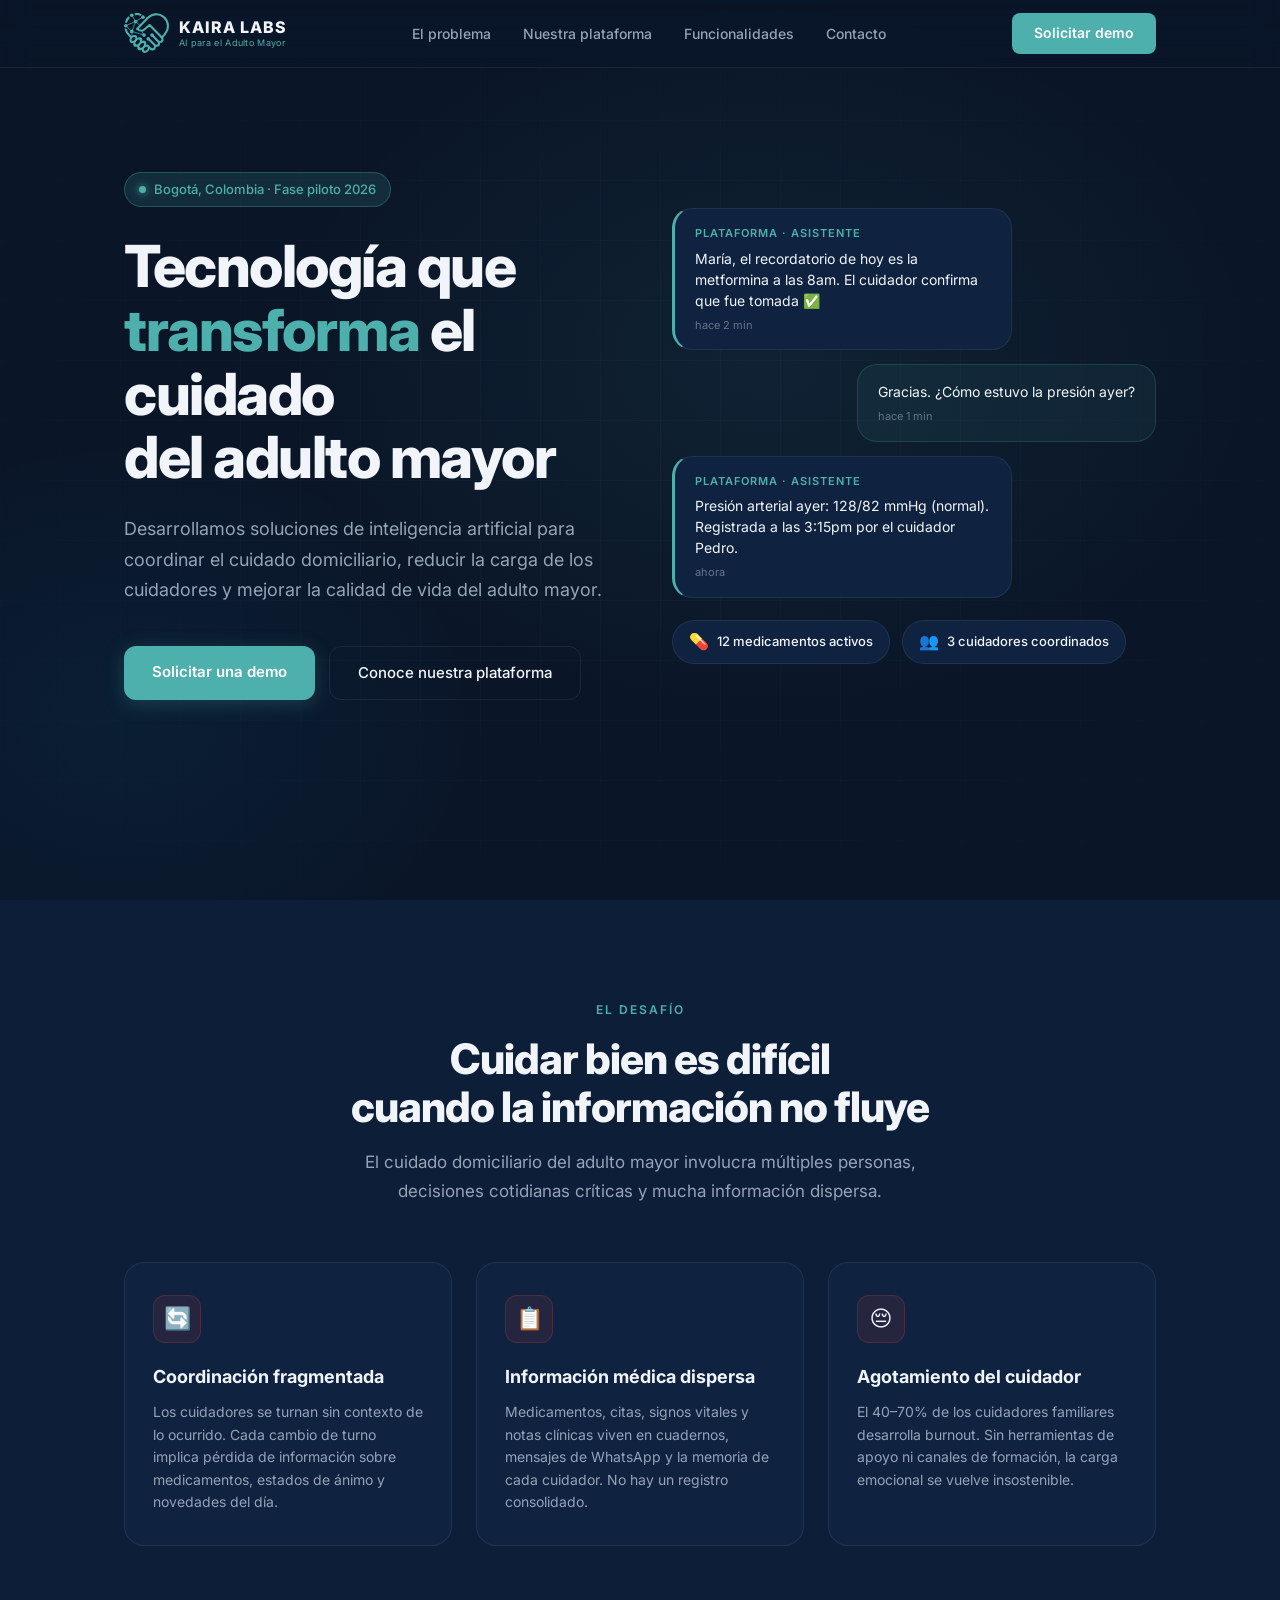
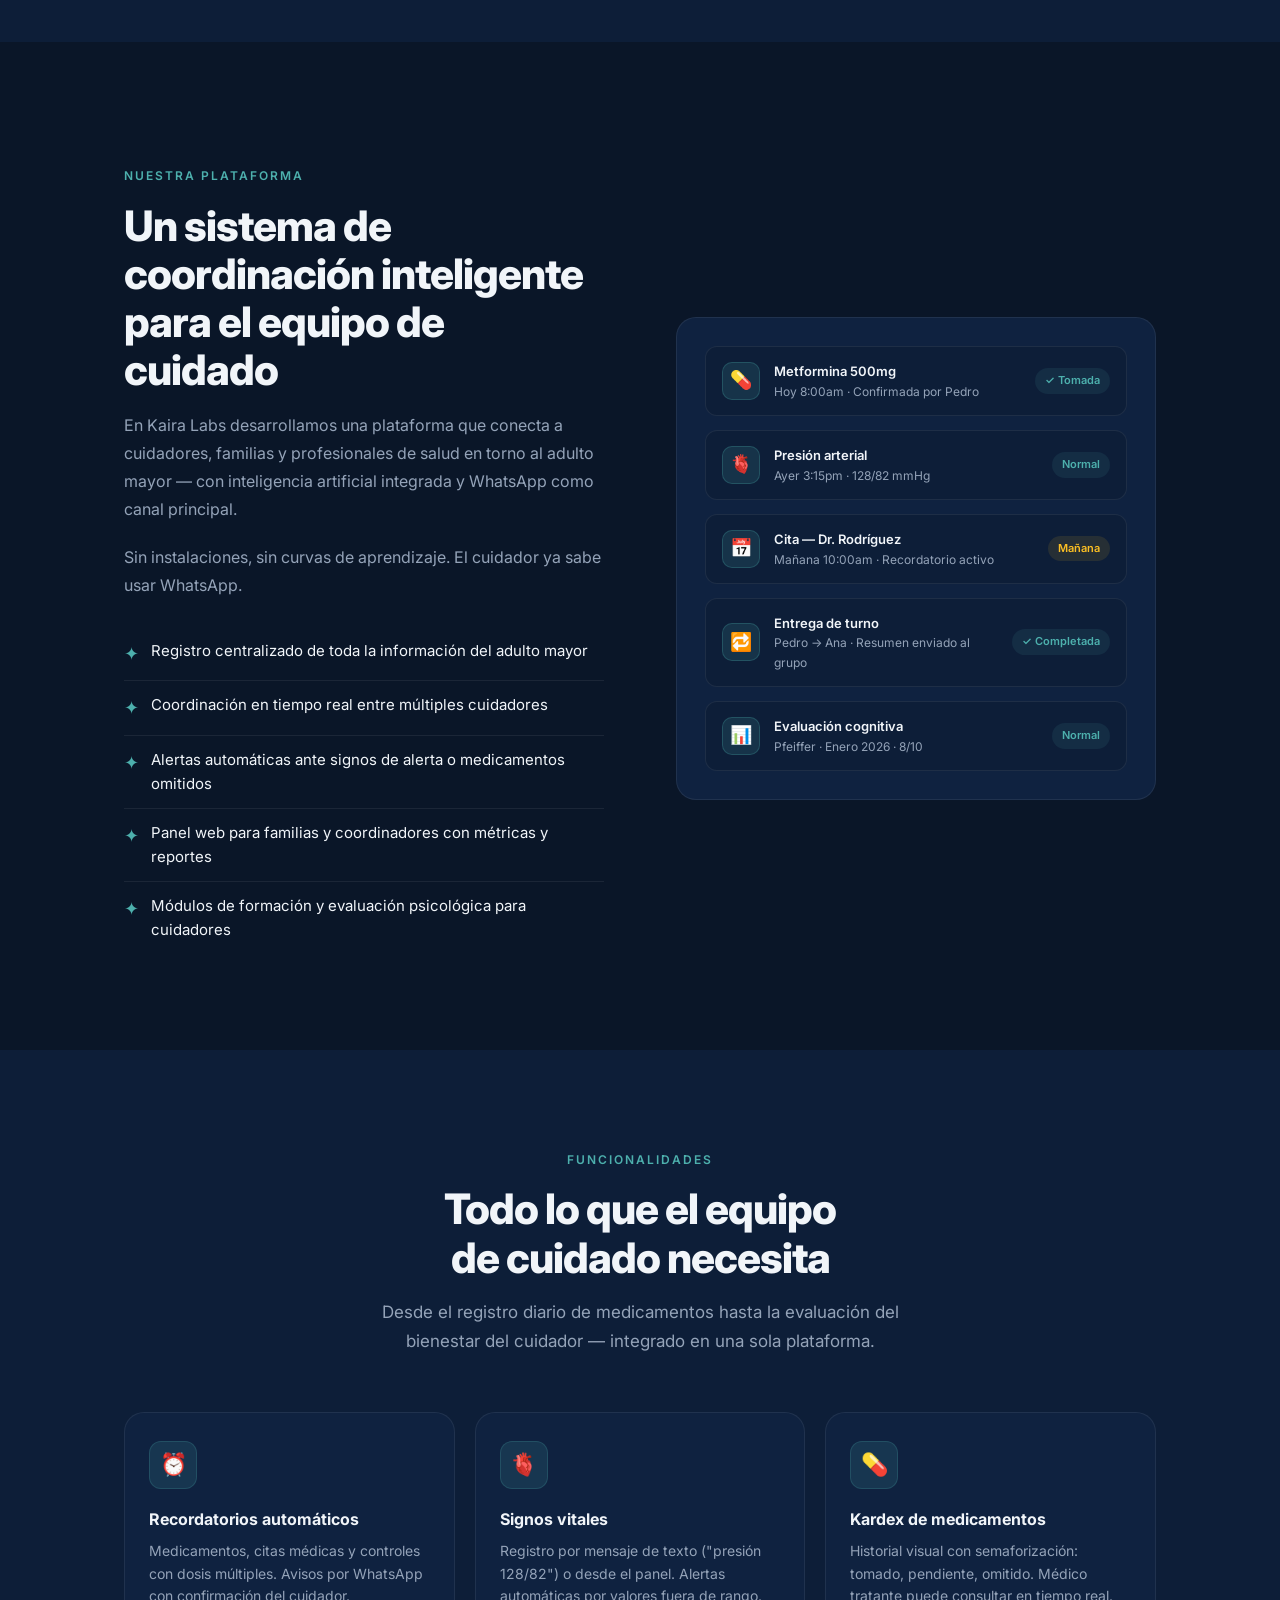
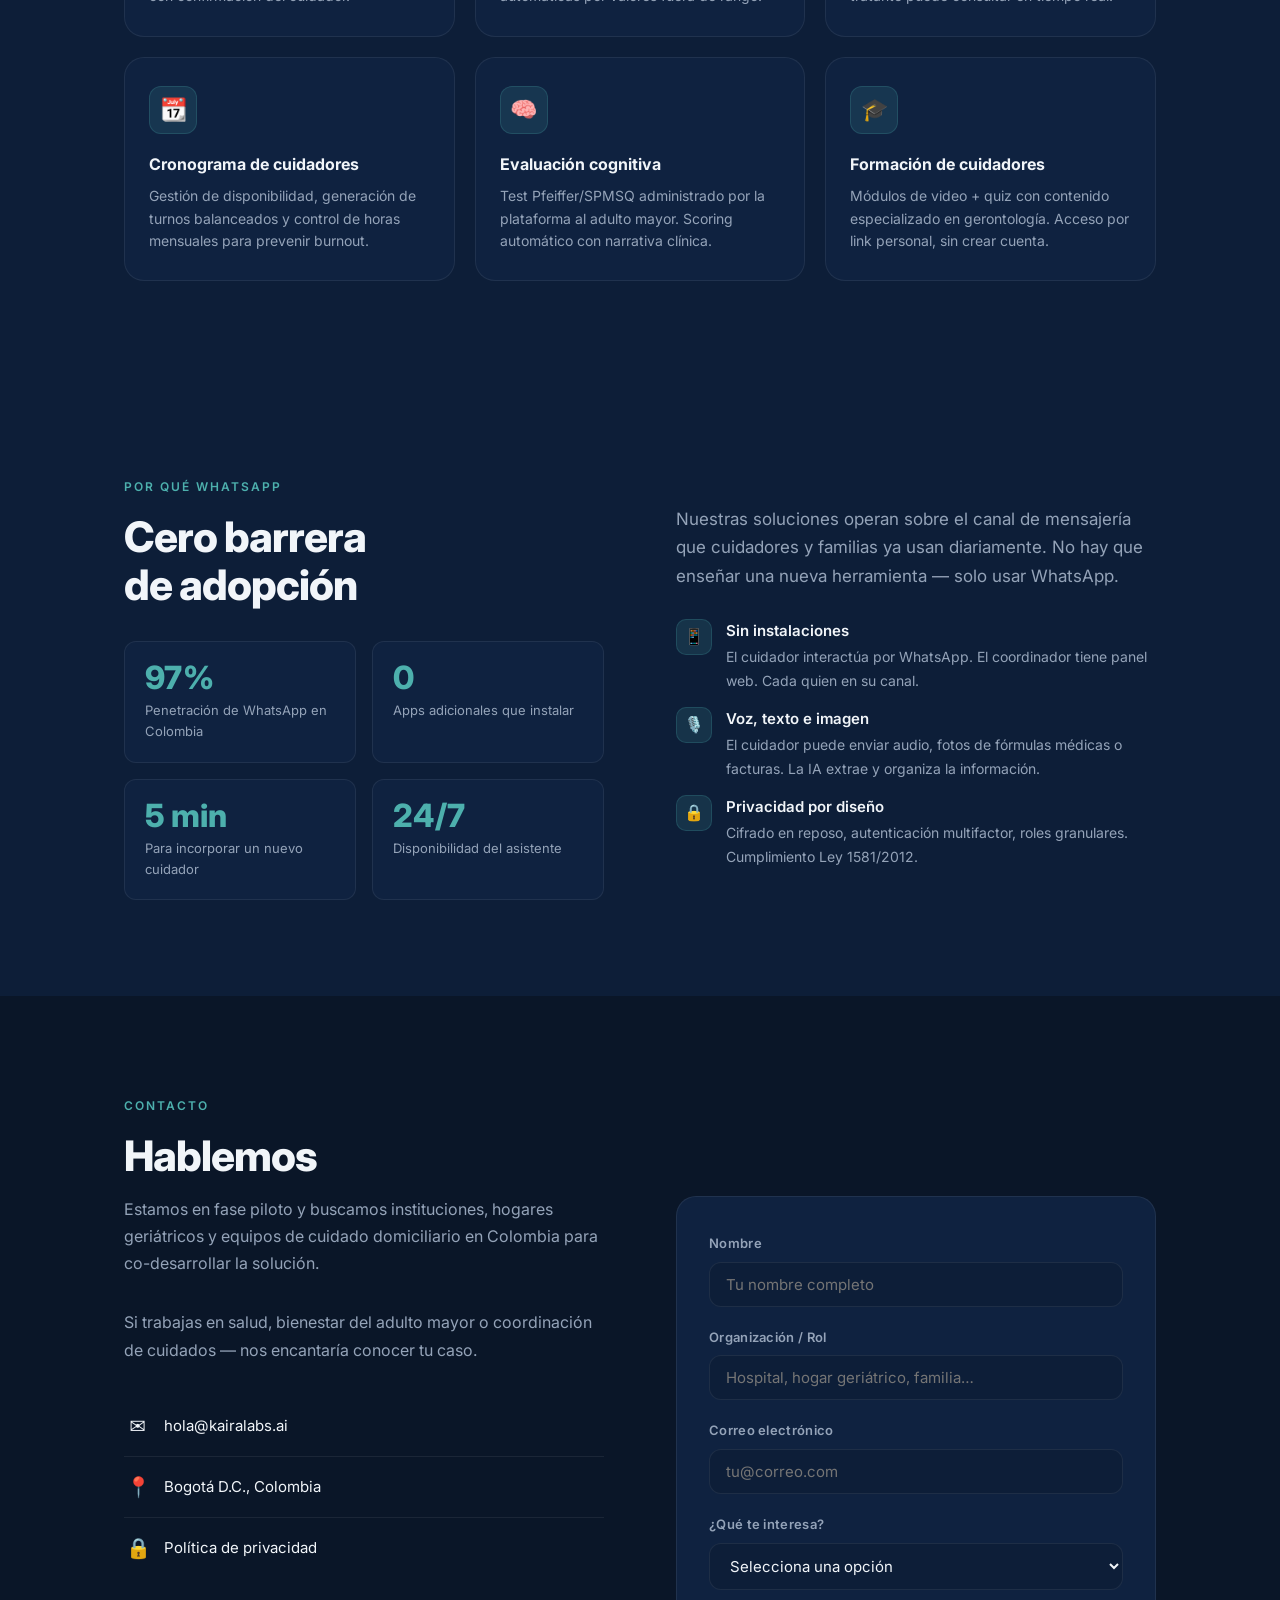
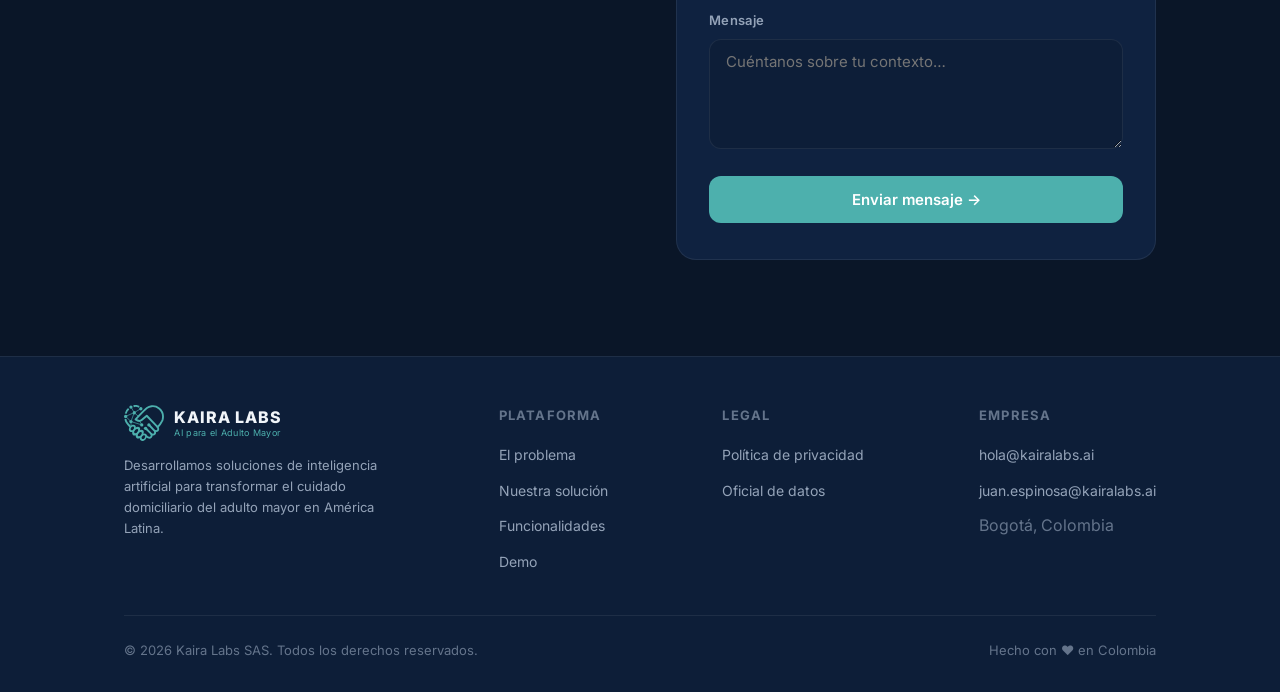
<file: index.html>
<!DOCTYPE html>
<html lang="es">
<head>
  <meta charset="UTF-8"/>
  <meta name="viewport" content="width=device-width, initial-scale=1.0"/>
  <title>Kaira Labs — AI para el cuidado del adulto mayor</title>
  <meta name="description" content="Kaira Labs desarrolla soluciones de inteligencia artificial para transformar el cuidado domiciliario del adulto mayor en América Latina."/>
  <meta property="og:title" content="Kaira Labs — AI para el cuidado del adulto mayor"/>
  <meta property="og:description" content="Tecnología que conecta cuidadores, familias y profesionales de salud para un cuidado más coordinado y humano."/>
  <meta property="og:type" content="website"/>
  <meta property="og:url" content="https://kairalabs.ai"/>
  <meta name="twitter:card" content="summary_large_image"/>
  <link rel="icon" type="image/svg+xml" href="assets/img/favicon.svg"/>
  <link rel="preconnect" href="https://fonts.googleapis.com"/>
  <link rel="preconnect" href="https://fonts.gstatic.com" crossorigin/>
  <link href="https://fonts.googleapis.com/css2?family=Inter:wght@400;500;600;700;800&display=swap" rel="stylesheet"/>
  <link rel="stylesheet" href="assets/css/style.css"/>
</head>
<body>

<!-- ── Nav ──────────────────────────────────────────────── -->
<nav>
  <div class="container">
    <a href="#" class="nav-brand" aria-label="Kaira Labs inicio">
      <img src="assets/img/kaira_icon.svg" alt="" class="nav-icon"/>
      <span class="nav-brand-text">
        <strong>KAIRA LABS</strong>
        <small>AI para el Adulto Mayor</small>
      </span>
    </a>
    <ul class="nav-links">
      <li><a href="#problema">El problema</a></li>
      <li><a href="#solucion">Nuestra plataforma</a></li>
      <li><a href="#funcionalidades">Funcionalidades</a></li>
      <li><a href="#contacto">Contacto</a></li>
    </ul>
    <a href="#contacto" class="btn-nav">Solicitar demo</a>
    <button class="hamburger" id="hamburger" aria-label="Menú">
      <span></span><span></span><span></span>
    </button>
  </div>
</nav>

<!-- Mobile menu -->
<nav class="mobile-menu" id="mobile-menu">
  <a href="#problema">El problema</a>
  <a href="#solucion">Nuestra plataforma</a>
  <a href="#funcionalidades">Funcionalidades</a>
  <a href="#contacto">Contacto</a>
  <a href="#contacto" class="btn-nav" style="width:fit-content">Solicitar demo</a>
</nav>

<!-- ── Hero ─────────────────────────────────────────────── -->
<section class="hero" id="inicio">
  <div class="hero-bg"></div>
  <div class="hero-grid"></div>
  <div class="container">
    <div class="hero-text">
      <div class="hero-badge">
        <span class="dot"></span>
        Bogotá, Colombia · Fase piloto 2026
      </div>
      <h1>Tecnología que<br/><span>transforma</span> el cuidado<br/>del adulto mayor</h1>
      <p>Desarrollamos soluciones de inteligencia artificial para coordinar el cuidado domiciliario, reducir la carga de los cuidadores y mejorar la calidad de vida del adulto mayor.</p>
      <div class="hero-ctas">
        <a href="#contacto" class="btn-primary">Solicitar una demo</a>
        <a href="#solucion" class="btn-secondary">Conoce nuestra plataforma</a>
      </div>
    </div>
    <div class="hero-visual" aria-hidden="true">
      <div class="chat-bubble carmenza">
        <div class="sender">Plataforma · Asistente</div>
        María, el recordatorio de hoy es la metformina a las 8am. El cuidador confirma que fue tomada ✅
        <div class="time">hace 2 min</div>
      </div>
      <div class="chat-bubble user">
        Gracias. ¿Cómo estuvo la presión ayer?
        <div class="time">hace 1 min</div>
      </div>
      <div class="chat-bubble carmenza">
        <div class="sender">Plataforma · Asistente</div>
        Presión arterial ayer: 128/82 mmHg (normal). Registrada a las 3:15pm por el cuidador Pedro.
        <div class="time">ahora</div>
      </div>
      <div class="stat-row">
        <div class="stat-pill"><span class="icon">💊</span> 12 medicamentos activos</div>
        <div class="stat-pill"><span class="icon">👥</span> 3 cuidadores coordinados</div>
      </div>
    </div>
  </div>
</section>

<!-- ── Problema ──────────────────────────────────────────── -->
<section class="problem" id="problema">
  <div class="container">
    <div class="text-center">
      <span class="section-label">El desafío</span>
      <h2 class="section-title">Cuidar bien es difícil<br/>cuando la información no fluye</h2>
      <p class="section-sub">El cuidado domiciliario del adulto mayor involucra múltiples personas, decisiones cotidianas críticas y mucha información dispersa.</p>
    </div>
    <div class="problem-grid">
      <div class="problem-card">
        <div class="icon">🔄</div>
        <h3>Coordinación fragmentada</h3>
        <p>Los cuidadores se turnan sin contexto de lo ocurrido. Cada cambio de turno implica pérdida de información sobre medicamentos, estados de ánimo y novedades del día.</p>
      </div>
      <div class="problem-card">
        <div class="icon">📋</div>
        <h3>Información médica dispersa</h3>
        <p>Medicamentos, citas, signos vitales y notas clínicas viven en cuadernos, mensajes de WhatsApp y la memoria de cada cuidador. No hay un registro consolidado.</p>
      </div>
      <div class="problem-card">
        <div class="icon">😔</div>
        <h3>Agotamiento del cuidador</h3>
        <p>El 40–70% de los cuidadores familiares desarrolla burnout. Sin herramientas de apoyo ni canales de formación, la carga emocional se vuelve insostenible.</p>
      </div>
    </div>
  </div>
</section>

<!-- ── Solución ──────────────────────────────────────────── -->
<section id="solucion">
  <div class="container">
    <div class="solution-layout">
      <div class="solution-text">
        <span class="section-label">Nuestra plataforma</span>
        <h2 class="section-title">Un sistema de coordinación inteligente para el equipo de cuidado</h2>
        <p>En Kaira Labs desarrollamos una plataforma que conecta a cuidadores, familias y profesionales de salud en torno al adulto mayor — con inteligencia artificial integrada y WhatsApp como canal principal.</p>
        <p>Sin instalaciones, sin curvas de aprendizaje. El cuidador ya sabe usar WhatsApp.</p>
        <ul class="solution-points">
          <li><span class="check">✦</span> Registro centralizado de toda la información del adulto mayor</li>
          <li><span class="check">✦</span> Coordinación en tiempo real entre múltiples cuidadores</li>
          <li><span class="check">✦</span> Alertas automáticas ante signos de alerta o medicamentos omitidos</li>
          <li><span class="check">✦</span> Panel web para familias y coordinadores con métricas y reportes</li>
          <li><span class="check">✦</span> Módulos de formación y evaluación psicológica para cuidadores</li>
        </ul>
      </div>
      <div class="solution-visual">
        <div class="sv-row">
          <div class="sv-icon">💊</div>
          <div class="sv-info">
            <div class="label">Metformina 500mg</div>
            <div class="sub">Hoy 8:00am · Confirmada por Pedro</div>
          </div>
          <span class="sv-badge ok">✓ Tomada</span>
        </div>
        <div class="sv-row">
          <div class="sv-icon">🫀</div>
          <div class="sv-info">
            <div class="label">Presión arterial</div>
            <div class="sub">Ayer 3:15pm · 128/82 mmHg</div>
          </div>
          <span class="sv-badge ok">Normal</span>
        </div>
        <div class="sv-row">
          <div class="sv-icon">📅</div>
          <div class="sv-info">
            <div class="label">Cita — Dr. Rodríguez</div>
            <div class="sub">Mañana 10:00am · Recordatorio activo</div>
          </div>
          <span class="sv-badge warn">Mañana</span>
        </div>
        <div class="sv-row">
          <div class="sv-icon">🔁</div>
          <div class="sv-info">
            <div class="label">Entrega de turno</div>
            <div class="sub">Pedro → Ana · Resumen enviado al grupo</div>
          </div>
          <span class="sv-badge ok">✓ Completada</span>
        </div>
        <div class="sv-row">
          <div class="sv-icon">📊</div>
          <div class="sv-info">
            <div class="label">Evaluación cognitiva</div>
            <div class="sub">Pfeiffer · Enero 2026 · 8/10</div>
          </div>
          <span class="sv-badge ok">Normal</span>
        </div>
      </div>
    </div>
  </div>
</section>

<!-- ── Funcionalidades ───────────────────────────────────── -->
<section id="funcionalidades" style="background: var(--bg-card2);">
  <div class="container">
    <div class="text-center">
      <span class="section-label">Funcionalidades</span>
      <h2 class="section-title">Todo lo que el equipo<br/>de cuidado necesita</h2>
      <p class="section-sub">Desde el registro diario de medicamentos hasta la evaluación del bienestar del cuidador — integrado en una sola plataforma.</p>
    </div>
    <div class="features-grid">
      <div class="feature-card">
        <div class="f-icon">⏰</div>
        <h3>Recordatorios automáticos</h3>
        <p>Medicamentos, citas médicas y controles con dosis múltiples. Avisos por WhatsApp con confirmación del cuidador.</p>
      </div>
      <div class="feature-card">
        <div class="f-icon">🫀</div>
        <h3>Signos vitales</h3>
        <p>Registro por mensaje de texto ("presión 128/82") o desde el panel. Alertas automáticas por valores fuera de rango.</p>
      </div>
      <div class="feature-card">
        <div class="f-icon">💊</div>
        <h3>Kardex de medicamentos</h3>
        <p>Historial visual con semaforización: tomado, pendiente, omitido. Médico tratante puede consultar en tiempo real.</p>
      </div>
      <div class="feature-card">
        <div class="f-icon">📆</div>
        <h3>Cronograma de cuidadores</h3>
        <p>Gestión de disponibilidad, generación de turnos balanceados y control de horas mensuales para prevenir burnout.</p>
      </div>
      <div class="feature-card">
        <div class="f-icon">🧠</div>
        <h3>Evaluación cognitiva</h3>
        <p>Test Pfeiffer/SPMSQ administrado por la plataforma al adulto mayor. Scoring automático con narrativa clínica.</p>
      </div>
      <div class="feature-card">
        <div class="f-icon">🎓</div>
        <h3>Formación de cuidadores</h3>
        <p>Módulos de video + quiz con contenido especializado en gerontología. Acceso por link personal, sin crear cuenta.</p>
      </div>
    </div>
  </div>
</section>

<!-- ── WhatsApp ──────────────────────────────────────────── -->
<section class="wapp">
  <div class="container">
    <div class="wapp-layout">
      <div>
        <span class="section-label">Por qué WhatsApp</span>
        <h2 class="section-title">Cero barrera<br/>de adopción</h2>
        <div class="wapp-stats">
          <div class="wapp-stat">
            <div class="num">97%</div>
            <div class="desc">Penetración de WhatsApp en Colombia</div>
          </div>
          <div class="wapp-stat">
            <div class="num">0</div>
            <div class="desc">Apps adicionales que instalar</div>
          </div>
          <div class="wapp-stat">
            <div class="num">5 min</div>
            <div class="desc">Para incorporar un nuevo cuidador</div>
          </div>
          <div class="wapp-stat">
            <div class="num">24/7</div>
            <div class="desc">Disponibilidad del asistente</div>
          </div>
        </div>
      </div>
      <div>
        <p style="font-size:17px; color:var(--text-muted); line-height:1.7; margin-bottom:28px;">
          Nuestras soluciones operan sobre el canal de mensajería que cuidadores y familias ya usan diariamente. No hay que enseñar una nueva herramienta — solo usar WhatsApp.
        </p>
        <div class="wapp-reasons">
          <div class="reason">
            <div class="r-icon">📱</div>
            <div class="r-text">
              <strong>Sin instalaciones</strong>
              <span>El cuidador interactúa por WhatsApp. El coordinador tiene panel web. Cada quien en su canal.</span>
            </div>
          </div>
          <div class="reason">
            <div class="r-icon">🎙️</div>
            <div class="r-text">
              <strong>Voz, texto e imagen</strong>
              <span>El cuidador puede enviar audio, fotos de fórmulas médicas o facturas. La IA extrae y organiza la información.</span>
            </div>
          </div>
          <div class="reason">
            <div class="r-icon">🔒</div>
            <div class="r-text">
              <strong>Privacidad por diseño</strong>
              <span>Cifrado en reposo, autenticación multifactor, roles granulares. Cumplimiento Ley 1581/2012.</span>
            </div>
          </div>
        </div>
      </div>
    </div>
  </div>
</section>

<!-- ── Contacto ──────────────────────────────────────────── -->
<section id="contacto">
  <div class="container">
    <span class="section-label">Contacto</span>
    <h2 class="section-title">Hablemos</h2>
    <div class="contact-layout">
      <div class="contact-info">
        <p>Estamos en fase piloto y buscamos instituciones, hogares geriátricos y equipos de cuidado domiciliario en Colombia para co-desarrollar la solución.</p>
        <p>Si trabajas en salud, bienestar del adulto mayor o coordinación de cuidados — nos encantaría conocer tu caso.</p>
        <div class="contact-detail">
          <span class="cd-icon">✉️</span>
          <a href="mailto:hola@kairalabs.ai">hola@kairalabs.ai</a>
        </div>
        <div class="contact-detail">
          <span class="cd-icon">📍</span>
          Bogotá D.C., Colombia
        </div>
        <div class="contact-detail">
          <span class="cd-icon">🔒</span>
          <a href="/privacidad.html">Política de privacidad</a>
        </div>
      </div>
      <div class="contact-form">
        <form id="contact-form">
          <div class="form-group">
            <label for="name">Nombre</label>
            <input type="text" id="name" name="name" required placeholder="Tu nombre completo"/>
          </div>
          <div class="form-group">
            <label for="org">Organización / Rol</label>
            <input type="text" id="org" name="org" placeholder="Hospital, hogar geriátrico, familia…"/>
          </div>
          <div class="form-group">
            <label for="email">Correo electrónico</label>
            <input type="email" id="email" name="email" required placeholder="tu@correo.com"/>
          </div>
          <div class="form-group">
            <label for="interest">¿Qué te interesa?</label>
            <select id="interest" name="interest">
              <option value="">Selecciona una opción</option>
              <option value="demo">Ver una demostración</option>
              <option value="piloto">Participar en el piloto</option>
              <option value="alianza">Explorar una alianza</option>
              <option value="inversion">Información para inversores</option>
              <option value="otro">Otro</option>
            </select>
          </div>
          <div class="form-group">
            <label for="message">Mensaje</label>
            <textarea id="message" name="message" placeholder="Cuéntanos sobre tu contexto…"></textarea>
          </div>
          <button type="submit" class="form-submit">Enviar mensaje →</button>
          <div class="form-error" style="display:none;color:#ef4444;font-size:14px;margin-top:10px"></div>
        </form>
        <div class="form-success" style="display:none">
          ✅ Mensaje recibido. Te contactamos pronto.
        </div>
        <script>
        document.getElementById('contact-form').addEventListener('submit', async function(e) {
          e.preventDefault();
          const btn = this.querySelector('button[type=submit]');
          const errDiv = this.querySelector('.form-error');
          const successDiv = this.parentElement.querySelector('.form-success');
          btn.disabled = true;
          btn.textContent = 'Enviando...';
          errDiv.style.display = 'none';
          try {
            const res = await fetch('https://api.carmenza.co/contact', {
              method: 'POST',
              headers: {'Content-Type': 'application/json'},
              body: JSON.stringify({
                name: this.name.value,
                email: this.email.value,
                org: this.org.value,
                interest: this.interest.value,
                message: this.message.value,
              }),
            });
            if (!res.ok) throw new Error('Error al enviar');
            this.style.display = 'none';
            successDiv.style.display = 'block';
          } catch(err) {
            errDiv.textContent = 'No se pudo enviar. Intenta de nuevo o escríbenos a hola@kairalabs.ai';
            errDiv.style.display = 'block';
          } finally {
            btn.disabled = false;
            btn.textContent = 'Enviar mensaje →';
          }
        });
        </script>
      </div>
    </div>
  </div>
</section>

<!-- ── Footer ────────────────────────────────────────────── -->
<footer>
  <div class="container">
    <div class="footer-content">
      <div class="footer-brand">
        <div class="logo-wrap">
          <a href="#" class="nav-brand" aria-label="Kaira Labs inicio">
            <img src="assets/img/kaira_icon.svg" alt="" class="nav-icon"/>
            <span class="nav-brand-text">
              <strong>KAIRA LABS</strong>
              <small>AI para el Adulto Mayor</small>
            </span>
          </a>
        </div>
        <p>Desarrollamos soluciones de inteligencia artificial para transformar el cuidado domiciliario del adulto mayor en América Latina.</p>
      </div>
      <div class="footer-links">
        <h4>Plataforma</h4>
        <ul>
          <li><a href="#problema">El problema</a></li>
          <li><a href="#solucion">Nuestra solución</a></li>
          <li><a href="#funcionalidades">Funcionalidades</a></li>
          <li><a href="#contacto">Demo</a></li>
        </ul>
      </div>
      <div class="footer-links">
        <h4>Legal</h4>
        <ul>
          <li><a href="/privacidad.html">Política de privacidad</a></li>
          <li><a href="mailto:privacidad@kairalabs.ai">Oficial de datos</a></li>
        </ul>
      </div>
      <div class="footer-links">
        <h4>Empresa</h4>
        <ul>
          <li><a href="mailto:hola@kairalabs.ai">hola@kairalabs.ai</a></li>
          <li><a href="mailto:juan.espinosa@kairalabs.ai">juan.espinosa@kairalabs.ai</a></li>
          <li><span style="color:var(--text-dim)">Bogotá, Colombia</span></li>
        </ul>
      </div>
    </div>
    <div class="footer-bottom">
      <span>© 2026 Kaira Labs SAS. Todos los derechos reservados.</span>
      <span>Hecho con ❤️ en Colombia</span>
    </div>
  </div>
</footer>

<script src="assets/js/main.js"></script>
</body>
</html>
</file>
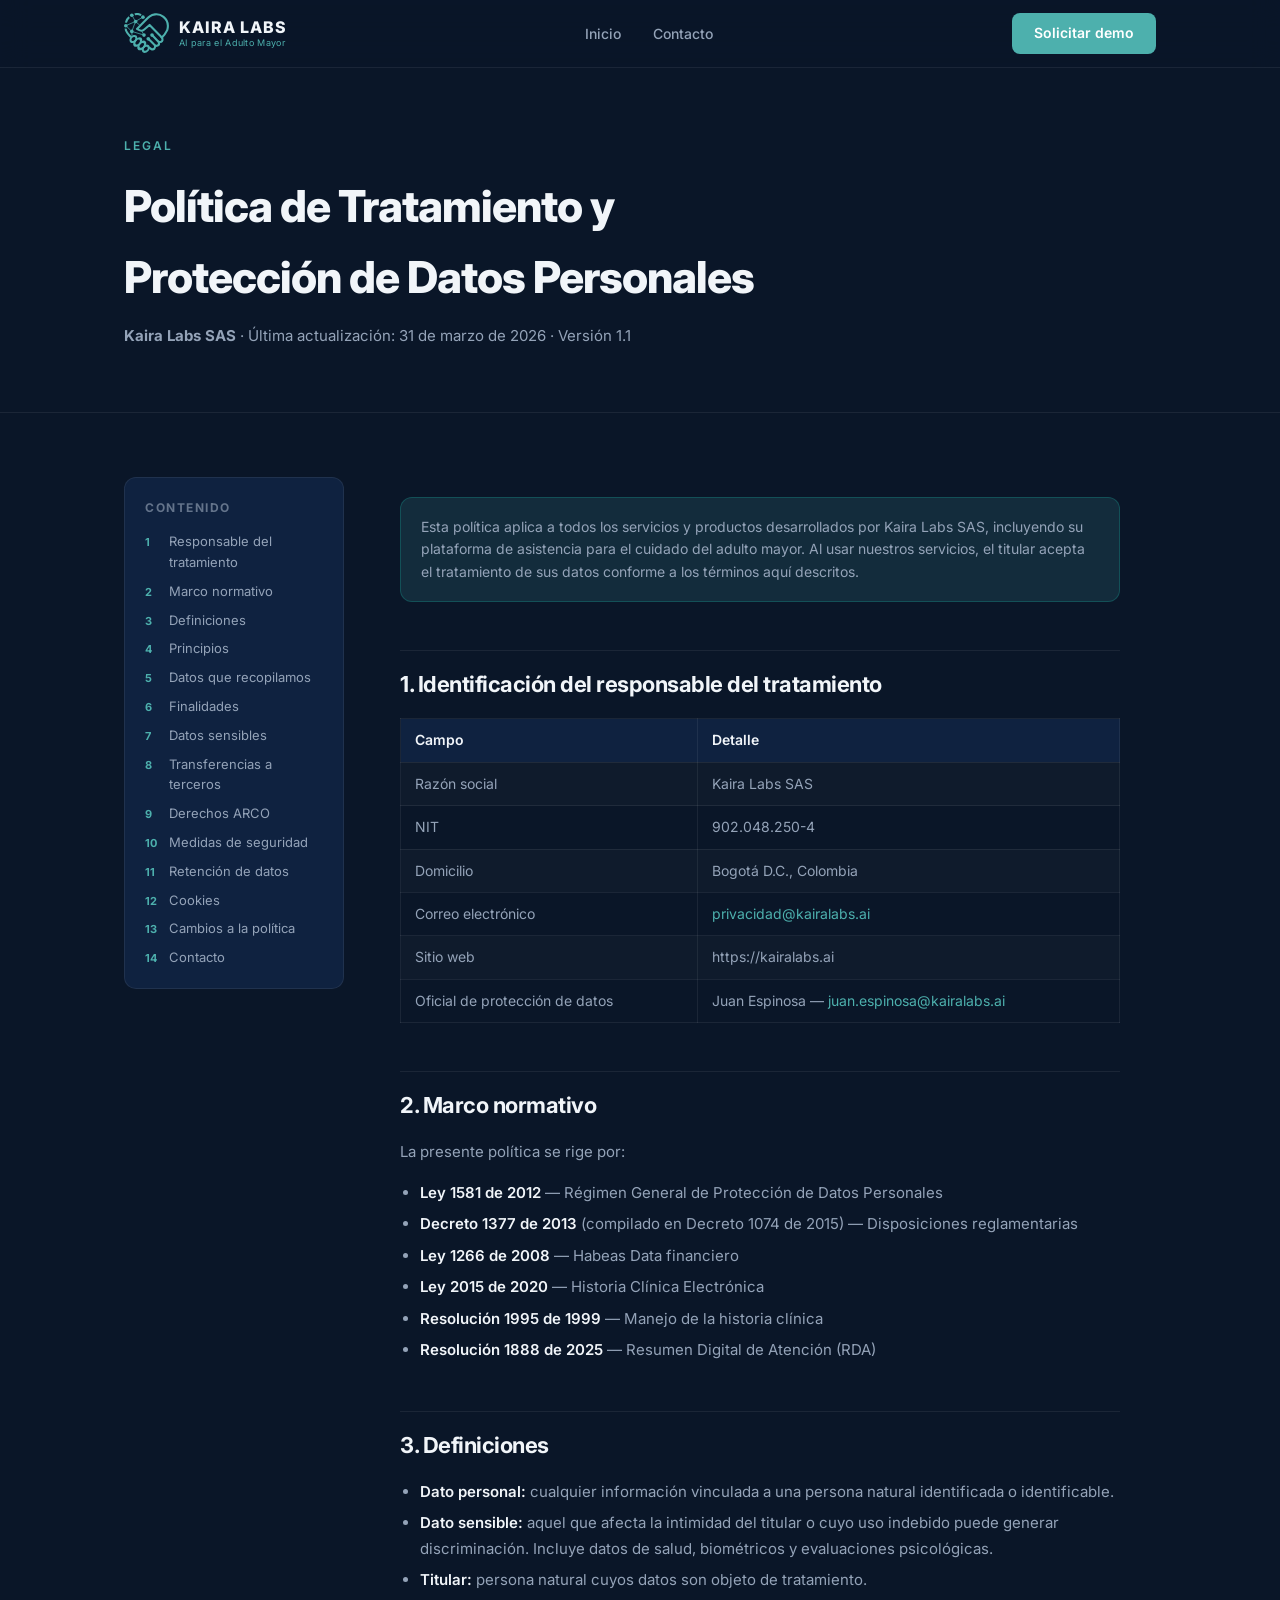
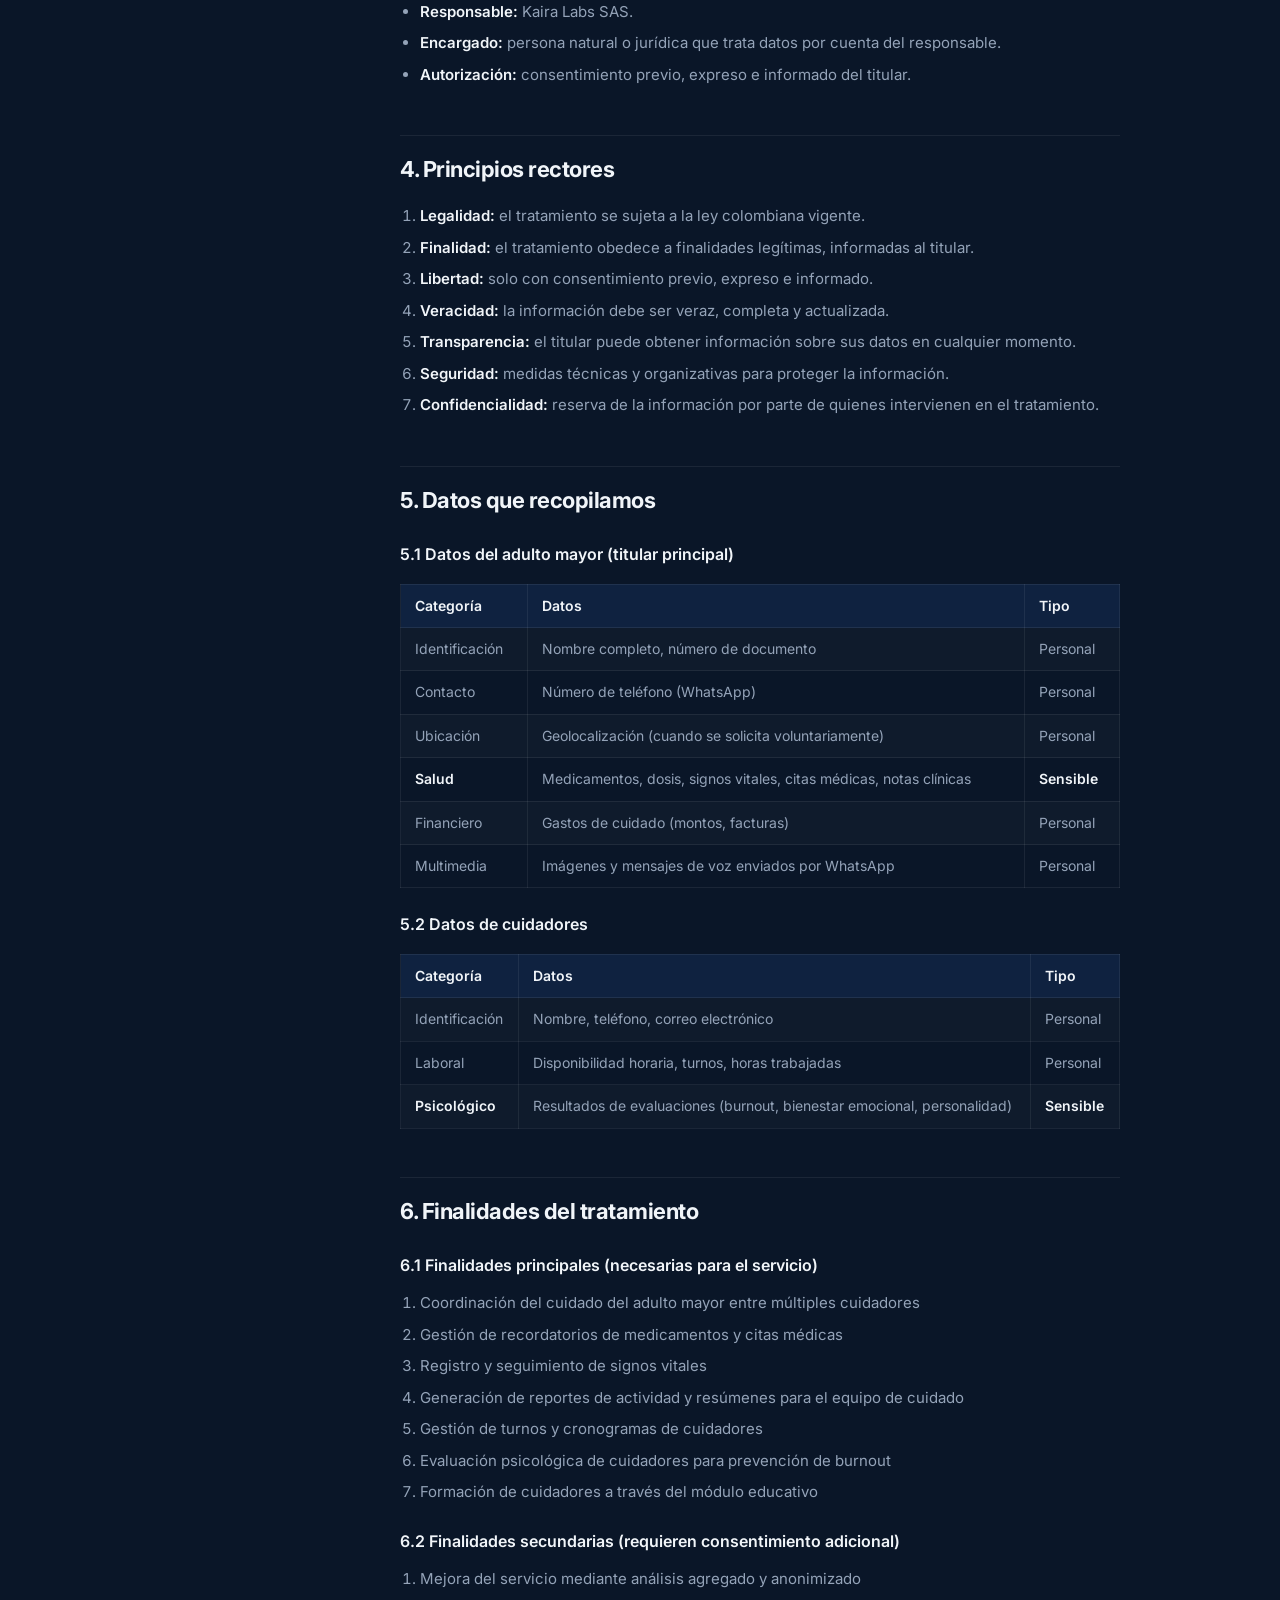
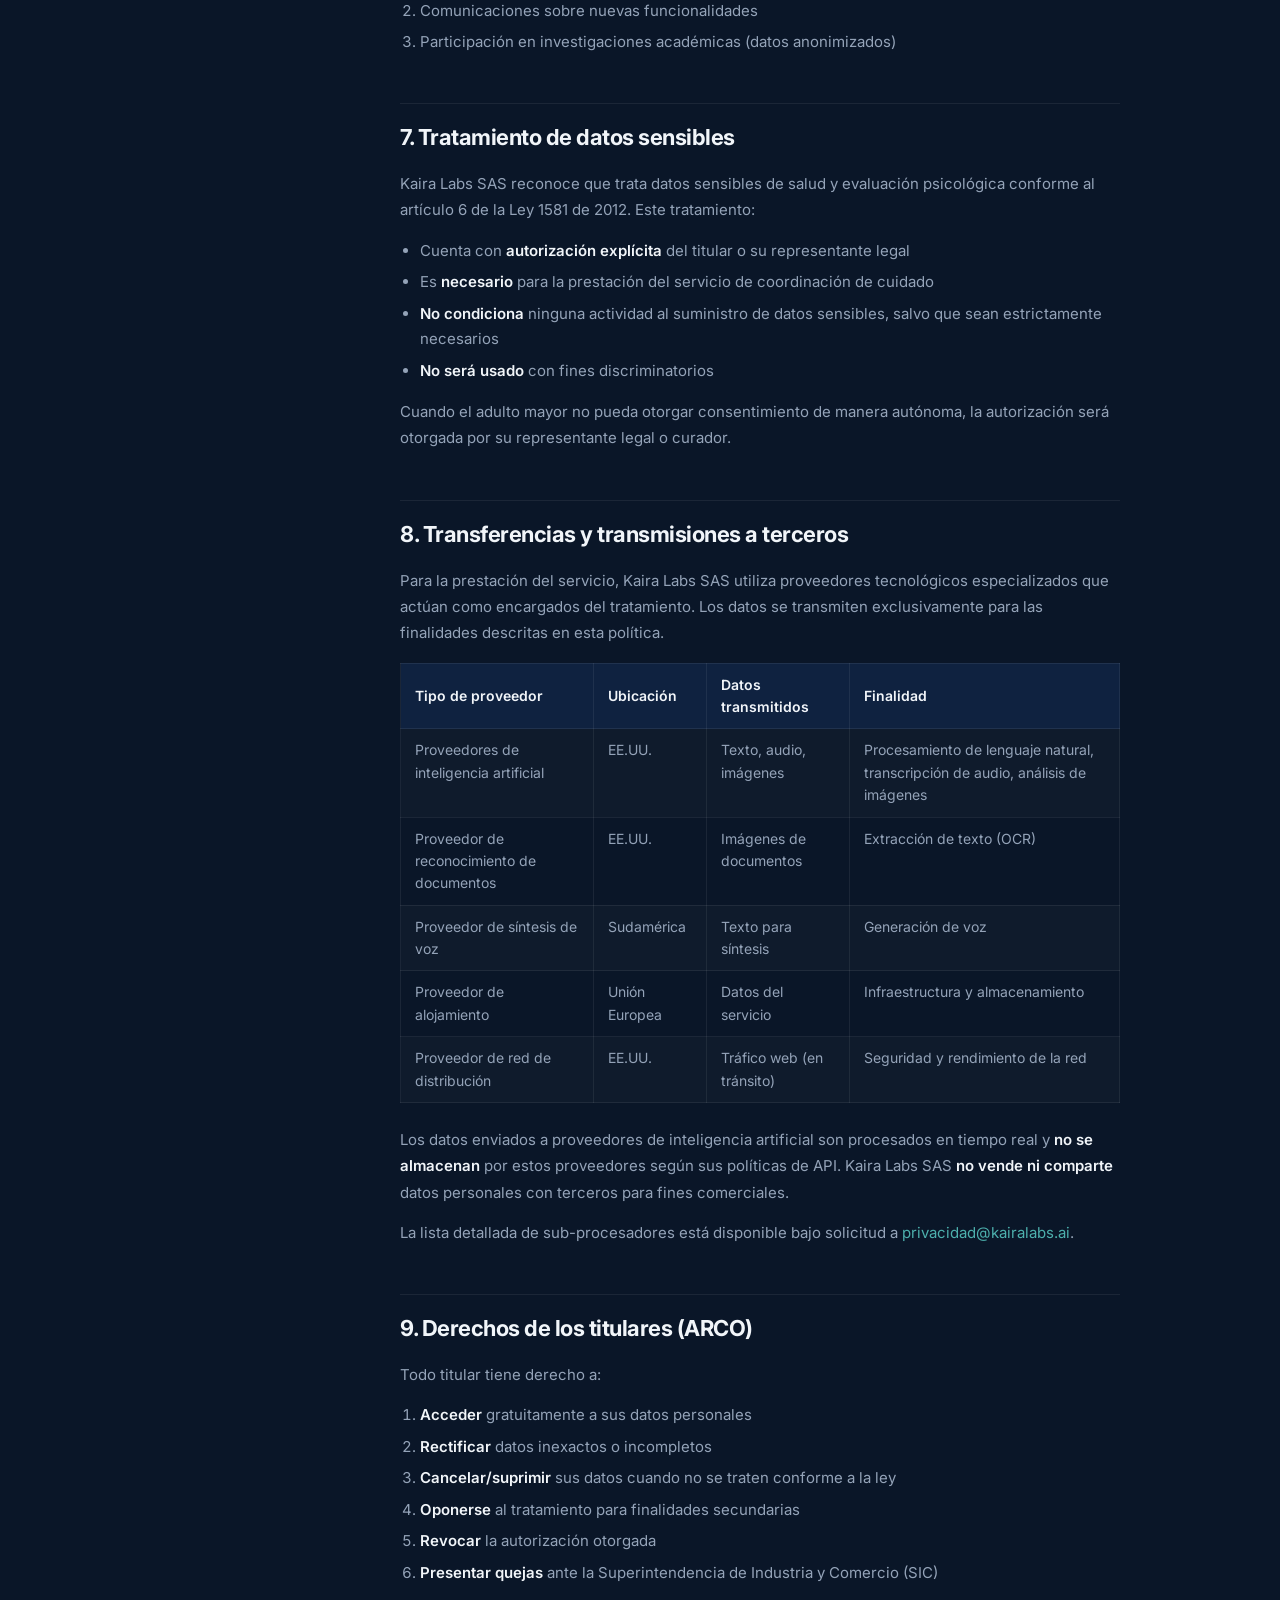
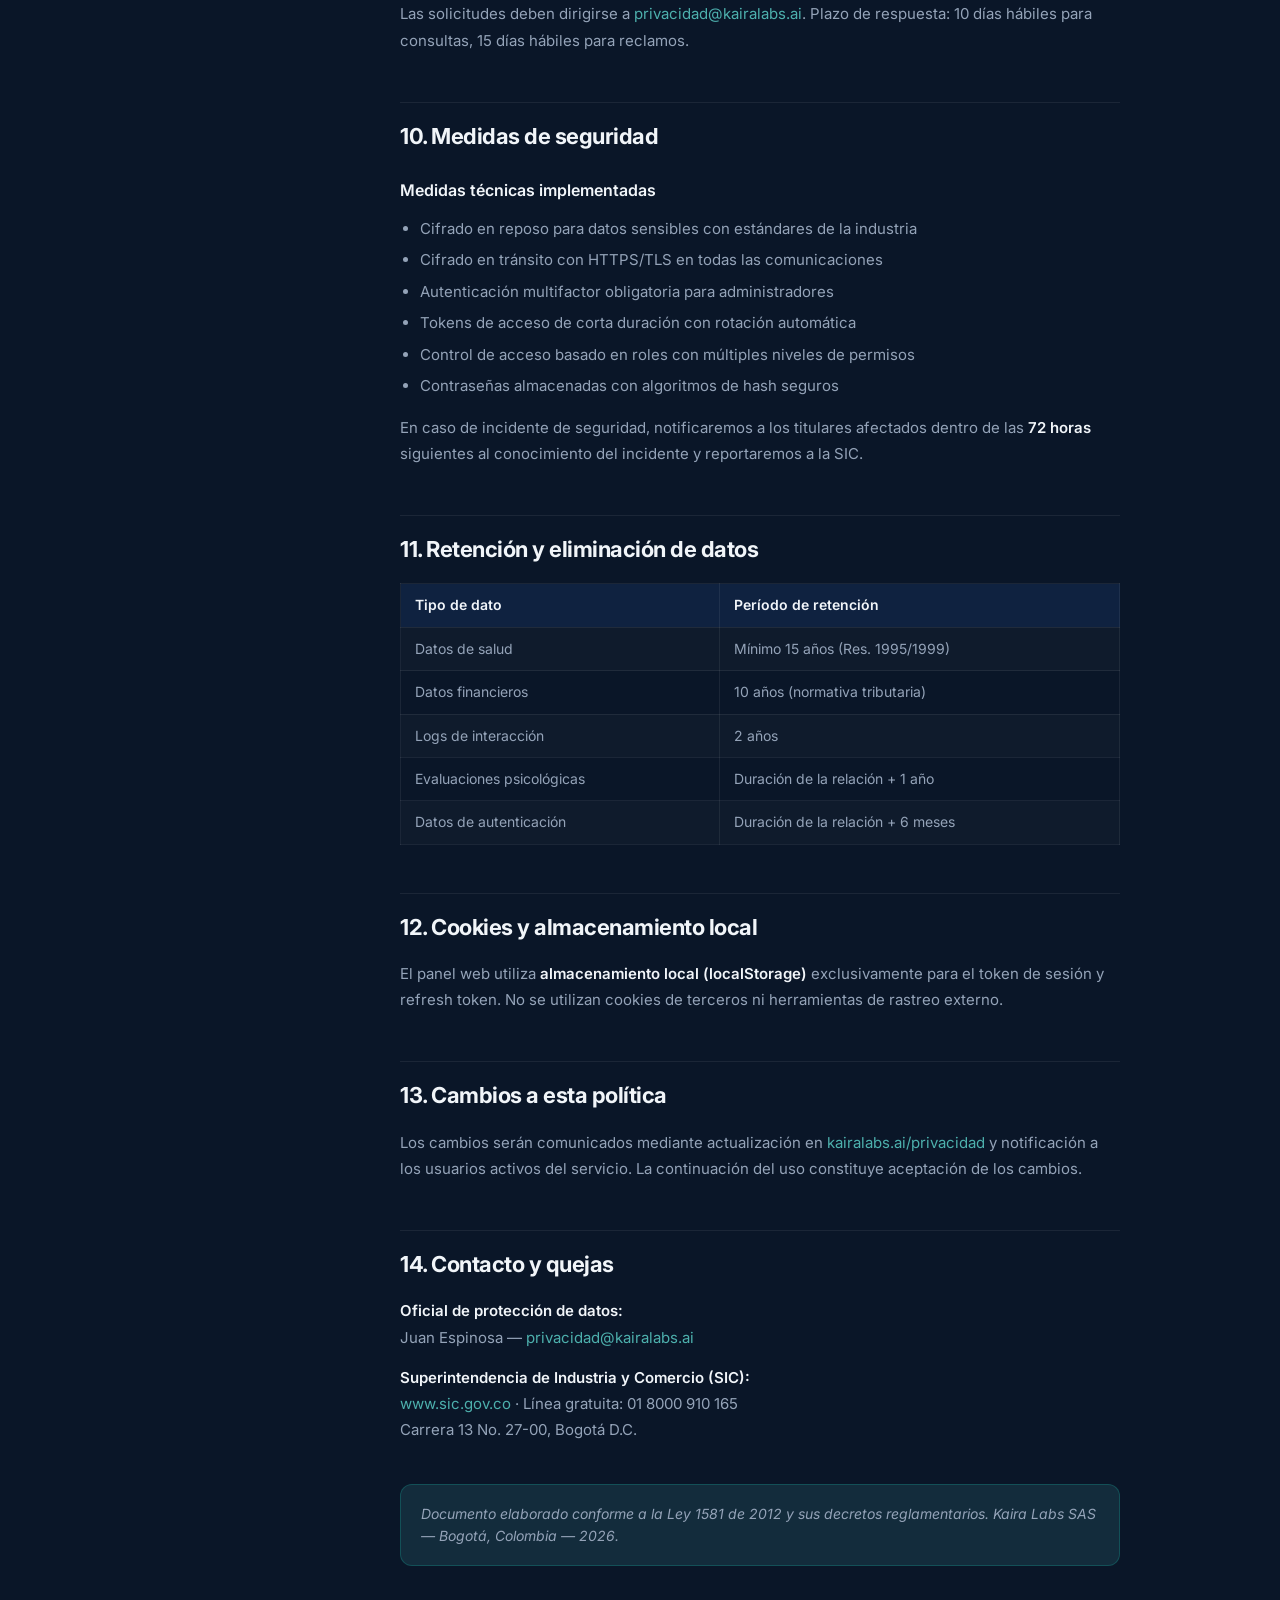
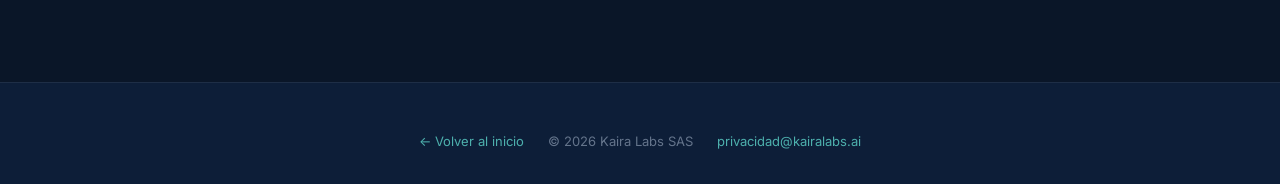
<file: privacidad.html>
<!DOCTYPE html>
<html lang="es">
<head>
  <meta charset="UTF-8"/>
  <meta name="viewport" content="width=device-width, initial-scale=1.0"/>
  <title>Política de Privacidad — Kaira Labs</title>
  <meta name="description" content="Política de Tratamiento y Protección de Datos Personales de Kaira Labs SAS, conforme a la Ley 1581 de 2012."/>
  <link rel="icon" type="image/svg+xml" href="assets/img/favicon.svg"/>
  <link rel="preconnect" href="https://fonts.googleapis.com"/>
  <link rel="preconnect" href="https://fonts.gstatic.com" crossorigin/>
  <link href="https://fonts.googleapis.com/css2?family=Inter:wght@400;500;600;700;800&display=swap" rel="stylesheet"/>
  <link rel="stylesheet" href="assets/css/style.css"/>
  <style>
    .privacy-hero {
      padding: calc(var(--nav-h) + 64px) 0 64px;
      border-bottom: 1px solid var(--border);
    }
    .privacy-hero h1 { font-size: clamp(28px,4vw,44px); font-weight:800; letter-spacing:-1px; margin-bottom:12px; }
    .privacy-hero p { color:var(--text-muted); font-size:15px; }
    .privacy-body { padding: 64px 0 96px; }
    .privacy-layout { display:grid; grid-template-columns:220px 1fr; gap:56px; align-items:start; }
    .privacy-toc {
      position:sticky; top:calc(var(--nav-h) + 24px);
      background:var(--bg-card); border:1px solid var(--border);
      border-radius:var(--radius); padding:20px;
    }
    .privacy-toc h4 { font-size:12px; font-weight:700; text-transform:uppercase; letter-spacing:1.5px; color:var(--text-dim); margin-bottom:14px; }
    .privacy-toc ol { list-style:none; counter-reset:toc; display:flex; flex-direction:column; gap:8px; }
    .privacy-toc li { counter-increment:toc; display:flex; gap:8px; align-items:baseline; }
    .privacy-toc li::before { content:counter(toc); font-size:11px; font-weight:700; color:var(--accent); min-width:16px; }
    .privacy-toc a { font-size:13px; color:var(--text-muted); transition:color .2s; }
    .privacy-toc a:hover { color:var(--text); }
    .privacy-content { max-width:720px; }
    .privacy-content h2 {
      font-size:22px; font-weight:700; letter-spacing:-.5px;
      margin: 48px 0 16px; padding-top:16px;
      border-top:1px solid var(--border); color:var(--text);
    }
    .privacy-content h2:first-child { margin-top:0; border-top:none; }
    .privacy-content h3 { font-size:16px; font-weight:600; margin:24px 0 10px; color:var(--text); }
    .privacy-content p { font-size:15px; color:var(--text-muted); line-height:1.75; margin-bottom:14px; }
    .privacy-content ul, .privacy-content ol { margin:12px 0 16px 20px; }
    .privacy-content li { font-size:15px; color:var(--text-muted); line-height:1.7; margin-bottom:6px; }
    .privacy-content strong { color:var(--text); font-weight:600; }
    .privacy-content table { width:100%; border-collapse:collapse; margin:16px 0 24px; font-size:14px; }
    .privacy-content th { background:var(--bg-card); color:var(--text); font-weight:600; padding:10px 14px; text-align:left; border:1px solid var(--border); }
    .privacy-content td { padding:10px 14px; border:1px solid var(--border); color:var(--text-muted); vertical-align:top; }
    .privacy-content tr:nth-child(even) td { background:rgba(255,255,255,.02); }
    .highlight-box {
      background:var(--accent-glow); border:1px solid rgba(20,184,166,.25);
      border-radius:var(--radius); padding:18px 20px; margin:20px 0;
      font-size:14px; color:var(--text-muted); line-height:1.6;
    }
    @media (max-width:768px) {
      .privacy-layout { grid-template-columns:1fr; }
      .privacy-toc { position:static; }
    }
  </style>
</head>
<body>

<!-- Nav -->
<nav>
  <div class="container">
    <a href="/" class="nav-brand" aria-label="Kaira Labs inicio">
      <img src="assets/img/kaira_icon.svg" alt="" class="nav-icon"/>
      <span class="nav-brand-text">
        <strong>KAIRA LABS</strong>
        <small>AI para el Adulto Mayor</small>
      </span>
    </a>
    <ul class="nav-links">
      <li><a href="/">Inicio</a></li>
      <li><a href="/#contacto">Contacto</a></li>
    </ul>
    <a href="/#contacto" class="btn-nav">Solicitar demo</a>
  </div>
</nav>

<!-- Hero -->
<div class="privacy-hero">
  <div class="container">
    <span class="section-label">Legal</span>
    <h1>Política de Tratamiento y<br/>Protección de Datos Personales</h1>
    <p><strong>Kaira Labs SAS</strong> · Última actualización: 31 de marzo de 2026 · Versión 1.1</p>
  </div>
</div>

<!-- Body -->
<div class="privacy-body">
  <div class="container">
    <div class="privacy-layout">

      <!-- TOC -->
      <aside class="privacy-toc">
        <h4>Contenido</h4>
        <ol>
          <li><a href="#sec1">Responsable del tratamiento</a></li>
          <li><a href="#sec2">Marco normativo</a></li>
          <li><a href="#sec3">Definiciones</a></li>
          <li><a href="#sec4">Principios</a></li>
          <li><a href="#sec5">Datos que recopilamos</a></li>
          <li><a href="#sec6">Finalidades</a></li>
          <li><a href="#sec7">Datos sensibles</a></li>
          <li><a href="#sec8">Transferencias a terceros</a></li>
          <li><a href="#sec9">Derechos ARCO</a></li>
          <li><a href="#sec10">Medidas de seguridad</a></li>
          <li><a href="#sec11">Retención de datos</a></li>
          <li><a href="#sec12">Cookies</a></li>
          <li><a href="#sec13">Cambios a la política</a></li>
          <li><a href="#sec14">Contacto</a></li>
        </ol>
      </aside>

      <!-- Content -->
      <div class="privacy-content">

        <div class="highlight-box">
          Esta política aplica a todos los servicios y productos desarrollados por Kaira Labs SAS, incluyendo su plataforma de asistencia para el cuidado del adulto mayor. Al usar nuestros servicios, el titular acepta el tratamiento de sus datos conforme a los términos aquí descritos.
        </div>

        <h2 id="sec1">1. Identificación del responsable del tratamiento</h2>
        <table>
          <tr><th>Campo</th><th>Detalle</th></tr>
          <tr><td>Razón social</td><td>Kaira Labs SAS</td></tr>
          <tr><td>NIT</td><td>902.048.250-4</td></tr>
          <tr><td>Domicilio</td><td>Bogotá D.C., Colombia</td></tr>
          <tr><td>Correo electrónico</td><td><a href="mailto:privacidad@kairalabs.ai" style="color:var(--accent)">privacidad@kairalabs.ai</a></td></tr>
          <tr><td>Sitio web</td><td>https://kairalabs.ai</td></tr>
          <tr><td>Oficial de protección de datos</td><td>Juan Espinosa — <a href="mailto:juan.espinosa@kairalabs.ai" style="color:var(--accent)">juan.espinosa@kairalabs.ai</a></td></tr>
        </table>

        <h2 id="sec2">2. Marco normativo</h2>
        <p>La presente política se rige por:</p>
        <ul>
          <li><strong>Ley 1581 de 2012</strong> — Régimen General de Protección de Datos Personales</li>
          <li><strong>Decreto 1377 de 2013</strong> (compilado en Decreto 1074 de 2015) — Disposiciones reglamentarias</li>
          <li><strong>Ley 1266 de 2008</strong> — Habeas Data financiero</li>
          <li><strong>Ley 2015 de 2020</strong> — Historia Clínica Electrónica</li>
          <li><strong>Resolución 1995 de 1999</strong> — Manejo de la historia clínica</li>
          <li><strong>Resolución 1888 de 2025</strong> — Resumen Digital de Atención (RDA)</li>
        </ul>

        <h2 id="sec3">3. Definiciones</h2>
        <ul>
          <li><strong>Dato personal:</strong> cualquier información vinculada a una persona natural identificada o identificable.</li>
          <li><strong>Dato sensible:</strong> aquel que afecta la intimidad del titular o cuyo uso indebido puede generar discriminación. Incluye datos de salud, biométricos y evaluaciones psicológicas.</li>
          <li><strong>Titular:</strong> persona natural cuyos datos son objeto de tratamiento.</li>
          <li><strong>Responsable:</strong> Kaira Labs SAS.</li>
          <li><strong>Encargado:</strong> persona natural o jurídica que trata datos por cuenta del responsable.</li>
          <li><strong>Autorización:</strong> consentimiento previo, expreso e informado del titular.</li>
        </ul>

        <h2 id="sec4">4. Principios rectores</h2>
        <ol>
          <li><strong>Legalidad:</strong> el tratamiento se sujeta a la ley colombiana vigente.</li>
          <li><strong>Finalidad:</strong> el tratamiento obedece a finalidades legítimas, informadas al titular.</li>
          <li><strong>Libertad:</strong> solo con consentimiento previo, expreso e informado.</li>
          <li><strong>Veracidad:</strong> la información debe ser veraz, completa y actualizada.</li>
          <li><strong>Transparencia:</strong> el titular puede obtener información sobre sus datos en cualquier momento.</li>
          <li><strong>Seguridad:</strong> medidas técnicas y organizativas para proteger la información.</li>
          <li><strong>Confidencialidad:</strong> reserva de la información por parte de quienes intervienen en el tratamiento.</li>
        </ol>

        <h2 id="sec5">5. Datos que recopilamos</h2>
        <h3>5.1 Datos del adulto mayor (titular principal)</h3>
        <table>
          <tr><th>Categoría</th><th>Datos</th><th>Tipo</th></tr>
          <tr><td>Identificación</td><td>Nombre completo, número de documento</td><td>Personal</td></tr>
          <tr><td>Contacto</td><td>Número de teléfono (WhatsApp)</td><td>Personal</td></tr>
          <tr><td>Ubicación</td><td>Geolocalización (cuando se solicita voluntariamente)</td><td>Personal</td></tr>
          <tr><td><strong>Salud</strong></td><td>Medicamentos, dosis, signos vitales, citas médicas, notas clínicas</td><td><strong>Sensible</strong></td></tr>
          <tr><td>Financiero</td><td>Gastos de cuidado (montos, facturas)</td><td>Personal</td></tr>
          <tr><td>Multimedia</td><td>Imágenes y mensajes de voz enviados por WhatsApp</td><td>Personal</td></tr>
        </table>
        <h3>5.2 Datos de cuidadores</h3>
        <table>
          <tr><th>Categoría</th><th>Datos</th><th>Tipo</th></tr>
          <tr><td>Identificación</td><td>Nombre, teléfono, correo electrónico</td><td>Personal</td></tr>
          <tr><td>Laboral</td><td>Disponibilidad horaria, turnos, horas trabajadas</td><td>Personal</td></tr>
          <tr><td><strong>Psicológico</strong></td><td>Resultados de evaluaciones (burnout, bienestar emocional, personalidad)</td><td><strong>Sensible</strong></td></tr>
        </table>

        <h2 id="sec6">6. Finalidades del tratamiento</h2>
        <h3>6.1 Finalidades principales (necesarias para el servicio)</h3>
        <ol>
          <li>Coordinación del cuidado del adulto mayor entre múltiples cuidadores</li>
          <li>Gestión de recordatorios de medicamentos y citas médicas</li>
          <li>Registro y seguimiento de signos vitales</li>
          <li>Generación de reportes de actividad y resúmenes para el equipo de cuidado</li>
          <li>Gestión de turnos y cronogramas de cuidadores</li>
          <li>Evaluación psicológica de cuidadores para prevención de burnout</li>
          <li>Formación de cuidadores a través del módulo educativo</li>
        </ol>
        <h3>6.2 Finalidades secundarias (requieren consentimiento adicional)</h3>
        <ol>
          <li>Mejora del servicio mediante análisis agregado y anonimizado</li>
          <li>Comunicaciones sobre nuevas funcionalidades</li>
          <li>Participación en investigaciones académicas (datos anonimizados)</li>
        </ol>

        <h2 id="sec7">7. Tratamiento de datos sensibles</h2>
        <p>Kaira Labs SAS reconoce que trata datos sensibles de salud y evaluación psicológica conforme al artículo 6 de la Ley 1581 de 2012. Este tratamiento:</p>
        <ul>
          <li>Cuenta con <strong>autorización explícita</strong> del titular o su representante legal</li>
          <li>Es <strong>necesario</strong> para la prestación del servicio de coordinación de cuidado</li>
          <li><strong>No condiciona</strong> ninguna actividad al suministro de datos sensibles, salvo que sean estrictamente necesarios</li>
          <li><strong>No será usado</strong> con fines discriminatorios</li>
        </ul>
        <p>Cuando el adulto mayor no pueda otorgar consentimiento de manera autónoma, la autorización será otorgada por su representante legal o curador.</p>

        <h2 id="sec8">8. Transferencias y transmisiones a terceros</h2>
        <p>Para la prestación del servicio, Kaira Labs SAS utiliza proveedores tecnológicos especializados que actúan como encargados del tratamiento. Los datos se transmiten exclusivamente para las finalidades descritas en esta política.</p>
        <table>
          <tr><th>Tipo de proveedor</th><th>Ubicación</th><th>Datos transmitidos</th><th>Finalidad</th></tr>
          <tr><td>Proveedores de inteligencia artificial</td><td>EE.UU.</td><td>Texto, audio, imágenes</td><td>Procesamiento de lenguaje natural, transcripción de audio, análisis de imágenes</td></tr>
          <tr><td>Proveedor de reconocimiento de documentos</td><td>EE.UU.</td><td>Imágenes de documentos</td><td>Extracción de texto (OCR)</td></tr>
          <tr><td>Proveedor de síntesis de voz</td><td>Sudamérica</td><td>Texto para síntesis</td><td>Generación de voz</td></tr>
          <tr><td>Proveedor de alojamiento</td><td>Unión Europea</td><td>Datos del servicio</td><td>Infraestructura y almacenamiento</td></tr>
          <tr><td>Proveedor de red de distribución</td><td>EE.UU.</td><td>Tráfico web (en tránsito)</td><td>Seguridad y rendimiento de la red</td></tr>
        </table>
        <p>Los datos enviados a proveedores de inteligencia artificial son procesados en tiempo real y <strong>no se almacenan</strong> por estos proveedores según sus políticas de API. Kaira Labs SAS <strong>no vende ni comparte</strong> datos personales con terceros para fines comerciales.</p>
        <p>La lista detallada de sub-procesadores está disponible bajo solicitud a <a href="mailto:privacidad@kairalabs.ai" style="color:var(--accent)">privacidad@kairalabs.ai</a>.</p>

        <h2 id="sec9">9. Derechos de los titulares (ARCO)</h2>
        <p>Todo titular tiene derecho a:</p>
        <ol>
          <li><strong>Acceder</strong> gratuitamente a sus datos personales</li>
          <li><strong>Rectificar</strong> datos inexactos o incompletos</li>
          <li><strong>Cancelar/suprimir</strong> sus datos cuando no se traten conforme a la ley</li>
          <li><strong>Oponerse</strong> al tratamiento para finalidades secundarias</li>
          <li><strong>Revocar</strong> la autorización otorgada</li>
          <li><strong>Presentar quejas</strong> ante la Superintendencia de Industria y Comercio (SIC)</li>
        </ol>
        <p>Las solicitudes deben dirigirse a <a href="mailto:privacidad@kairalabs.ai" style="color:var(--accent)">privacidad@kairalabs.ai</a>. Plazo de respuesta: 10 días hábiles para consultas, 15 días hábiles para reclamos.</p>

        <h2 id="sec10">10. Medidas de seguridad</h2>
        <h3>Medidas técnicas implementadas</h3>
        <ul>
          <li>Cifrado en reposo para datos sensibles con estándares de la industria</li>
          <li>Cifrado en tránsito con HTTPS/TLS en todas las comunicaciones</li>
          <li>Autenticación multifactor obligatoria para administradores</li>
          <li>Tokens de acceso de corta duración con rotación automática</li>
          <li>Control de acceso basado en roles con múltiples niveles de permisos</li>
          <li>Contraseñas almacenadas con algoritmos de hash seguros</li>
        </ul>
        <p>En caso de incidente de seguridad, notificaremos a los titulares afectados dentro de las <strong>72 horas</strong> siguientes al conocimiento del incidente y reportaremos a la SIC.</p>

        <h2 id="sec11">11. Retención y eliminación de datos</h2>
        <table>
          <tr><th>Tipo de dato</th><th>Período de retención</th></tr>
          <tr><td>Datos de salud</td><td>Mínimo 15 años (Res. 1995/1999)</td></tr>
          <tr><td>Datos financieros</td><td>10 años (normativa tributaria)</td></tr>
          <tr><td>Logs de interacción</td><td>2 años</td></tr>
          <tr><td>Evaluaciones psicológicas</td><td>Duración de la relación + 1 año</td></tr>
          <tr><td>Datos de autenticación</td><td>Duración de la relación + 6 meses</td></tr>
        </table>

        <h2 id="sec12">12. Cookies y almacenamiento local</h2>
        <p>El panel web utiliza <strong>almacenamiento local (localStorage)</strong> exclusivamente para el token de sesión y refresh token. No se utilizan cookies de terceros ni herramientas de rastreo externo.</p>

        <h2 id="sec13">13. Cambios a esta política</h2>
        <p>Los cambios serán comunicados mediante actualización en <a href="https://kairalabs.ai/privacidad" style="color:var(--accent)">kairalabs.ai/privacidad</a> y notificación a los usuarios activos del servicio. La continuación del uso constituye aceptación de los cambios.</p>

        <h2 id="sec14">14. Contacto y quejas</h2>
        <p><strong>Oficial de protección de datos:</strong><br/>
        Juan Espinosa — <a href="mailto:privacidad@kairalabs.ai" style="color:var(--accent)">privacidad@kairalabs.ai</a></p>
        <p><strong>Superintendencia de Industria y Comercio (SIC):</strong><br/>
        <a href="https://www.sic.gov.co" style="color:var(--accent)" target="_blank">www.sic.gov.co</a> · Línea gratuita: 01 8000 910 165<br/>
        Carrera 13 No. 27-00, Bogotá D.C.</p>

        <div class="highlight-box" style="margin-top:40px">
          <em>Documento elaborado conforme a la Ley 1581 de 2012 y sus decretos reglamentarios. Kaira Labs SAS — Bogotá, Colombia — 2026.</em>
        </div>

      </div><!-- /privacy-content -->
    </div><!-- /privacy-layout -->
  </div>
</div>

<footer>
  <div class="container">
    <div class="footer-bottom" style="padding-top:0; border-top:none; justify-content:center; gap:24px;">
      <a href="/">← Volver al inicio</a>
      <span style="color:var(--text-dim)">© 2026 Kaira Labs SAS</span>
      <a href="mailto:privacidad@kairalabs.ai">privacidad@kairalabs.ai</a>
    </div>
  </div>
</footer>

</body>
</html>
</file>
<file: assets/css/style.css>
/* ── Variables ─────────────────────────────────────────── */
:root {
  --bg:          #0a1628;
  --bg-card:     #0f2240;
  --bg-card2:    #0d1e38;
  --accent:      #4DB0AD;
  --accent-dim:  #3a9190;
  --accent-glow: rgba(77,176,173,.15);
  --text:        #f1f5f9;
  --text-muted:  #94a3b8;
  --text-dim:    #64748b;
  --border:      rgba(255,255,255,.07);
  --radius:      12px;
  --radius-lg:   20px;
  --nav-h:       68px;
}

/* ── Reset ─────────────────────────────────────────────── */
*, *::before, *::after { box-sizing: border-box; margin: 0; padding: 0; }
html { scroll-behavior: smooth; }
body {
  font-family: 'Inter', system-ui, -apple-system, sans-serif;
  background: var(--bg);
  color: var(--text);
  line-height: 1.6;
  -webkit-font-smoothing: antialiased;
}
a { color: inherit; text-decoration: none; }
img, svg { display: block; }

/* ── Layout helpers ────────────────────────────────────── */
.container {
  max-width: 1080px;
  margin: 0 auto;
  padding: 0 24px;
}
section { padding: 96px 0; }

/* ── Nav ───────────────────────────────────────────────── */
nav {
  position: fixed; top: 0; left: 0; right: 0; z-index: 100;
  height: var(--nav-h);
  display: flex; align-items: center;
  background: rgba(10,22,40,.85);
  backdrop-filter: blur(14px);
  border-bottom: 1px solid var(--border);
  transition: background .3s;
}
nav .container {
  display: flex; align-items: center;
  justify-content: space-between; width: 100%;
}
.nav-logo { height: 40px; width: auto; }
.nav-brand {
  display: flex; align-items: center; gap: 10px;
  text-decoration: none;
}
.nav-icon { height: 40px; width: auto; }
.nav-brand-text {
  display: flex; flex-direction: column; line-height: 1.2;
}
.nav-brand-text strong {
  font-size: 16px; font-weight: 800; letter-spacing: 1px;
  color: var(--text); font-family: 'Inter', system-ui, sans-serif;
}
.nav-brand-text small {
  font-size: 9px; font-weight: 400; letter-spacing: 0.3px;
  color: var(--accent);
}
.nav-links {
  display: flex; align-items: center; gap: 32px;
  list-style: none;
}
.nav-links a {
  font-size: 14px; font-weight: 500;
  color: var(--text-muted);
  transition: color .2s;
}
.nav-links a:hover { color: var(--text); }
.btn-nav {
  padding: 9px 22px;
  background: var(--accent); color: #fff;
  border-radius: 8px; font-size: 14px; font-weight: 600;
  transition: background .2s, transform .1s;
  white-space: nowrap;
}
.btn-nav:hover { background: var(--accent-dim); transform: translateY(-1px); }

.hamburger {
  display: none; background: none; border: none;
  cursor: pointer; padding: 6px;
  flex-direction: column; gap: 5px;
}
.hamburger span {
  display: block; width: 24px; height: 2px;
  background: var(--text); border-radius: 2px;
  transition: .3s;
}
.mobile-menu {
  display: none;
  position: fixed; top: var(--nav-h); left: 0; right: 0;
  background: #0d1e38;
  border-bottom: 1px solid var(--border);
  padding: 20px 24px 28px;
  flex-direction: column; gap: 20px;
  z-index: 99;
}
.mobile-menu a {
  font-size: 16px; font-weight: 500; color: var(--text-muted);
  padding: 6px 0; border-bottom: 1px solid var(--border);
}
.mobile-menu.open { display: flex; }

/* ── Hero ──────────────────────────────────────────────── */
.hero {
  min-height: 100vh;
  display: flex; align-items: center;
  padding-top: var(--nav-h);
  position: relative; overflow: hidden;
}
.hero-bg {
  position: absolute; inset: 0; z-index: 0;
  background:
    radial-gradient(ellipse 700px 500px at 60% 40%, rgba(77,176,173,.08) 0%, transparent 70%),
    radial-gradient(ellipse 500px 400px at 10% 80%, rgba(14,165,233,.06) 0%, transparent 70%);
}
.hero-grid {
  position: absolute; inset: 0;
  background-image:
    linear-gradient(rgba(255,255,255,.025) 1px, transparent 1px),
    linear-gradient(90deg, rgba(255,255,255,.025) 1px, transparent 1px);
  background-size: 60px 60px;
  mask-image: radial-gradient(ellipse 80% 80% at 50% 50%, black 0%, transparent 100%);
}
.hero .container {
  position: relative; z-index: 1;
  display: grid; grid-template-columns: 1fr 1fr;
  gap: 64px; align-items: center;
  padding-top: 40px; padding-bottom: 40px;
}
.hero-badge {
  display: inline-flex; align-items: center; gap: 8px;
  padding: 6px 14px;
  background: var(--accent-glow);
  border: 1px solid rgba(77,176,173,.3);
  border-radius: 100px; color: var(--accent);
  font-size: 13px; font-weight: 500;
  margin-bottom: 28px;
}
.hero-badge .dot {
  width: 7px; height: 7px; border-radius: 50%;
  background: var(--accent);
  box-shadow: 0 0 8px var(--accent);
  animation: pulse 2s infinite;
}
@keyframes pulse {
  0%, 100% { opacity: 1; }
  50% { opacity: .4; }
}
.hero h1 {
  font-size: clamp(36px, 5vw, 58px);
  font-weight: 800; line-height: 1.1;
  letter-spacing: -1.5px;
  margin-bottom: 24px;
}
.hero h1 span { color: var(--accent); }
.hero p {
  font-size: 18px; color: var(--text-muted);
  line-height: 1.7; max-width: 480px; margin-bottom: 40px;
}
.hero-ctas { display: flex; gap: 14px; flex-wrap: wrap; }
.btn-primary {
  padding: 14px 28px;
  background: var(--accent); color: #fff;
  border-radius: var(--radius); font-size: 15px; font-weight: 600;
  border: none; cursor: pointer;
  transition: background .2s, transform .1s, box-shadow .2s;
  box-shadow: 0 4px 20px rgba(77,176,173,.25);
}
.btn-primary:hover {
  background: var(--accent-dim); transform: translateY(-2px);
  box-shadow: 0 8px 30px rgba(77,176,173,.35);
}
.btn-secondary {
  padding: 14px 28px;
  background: transparent; color: var(--text);
  border: 1px solid var(--border); border-radius: var(--radius);
  font-size: 15px; font-weight: 500; cursor: pointer;
  transition: border-color .2s, background .2s;
}
.btn-secondary:hover {
  border-color: rgba(255,255,255,.2);
  background: rgba(255,255,255,.04);
}

/* Hero visual (right column) */
.hero-visual {
  display: flex; flex-direction: column; gap: 14px;
}
.chat-bubble {
  background: var(--bg-card);
  border: 1px solid var(--border);
  border-radius: var(--radius-lg);
  padding: 16px 20px;
  font-size: 14px; line-height: 1.5;
  max-width: 340px;
}
.chat-bubble.carmenza {
  border-left: 3px solid var(--accent);
  align-self: flex-start;
}
.chat-bubble.user {
  align-self: flex-end;
  background: rgba(77,176,173,.08);
  border-color: rgba(77,176,173,.2);
}
.chat-bubble .sender {
  font-size: 11px; font-weight: 600;
  text-transform: uppercase; letter-spacing: 1px;
  color: var(--accent); margin-bottom: 6px;
}
.chat-bubble .time {
  font-size: 11px; color: var(--text-dim); margin-top: 6px;
}
.stat-row {
  display: flex; gap: 12px; margin-top: 8px;
}
.stat-pill {
  display: flex; align-items: center; gap: 8px;
  background: var(--bg-card);
  border: 1px solid var(--border);
  border-radius: 100px; padding: 8px 16px;
  font-size: 13px; font-weight: 500;
}
.stat-pill .icon { font-size: 16px; }

/* ── Section headers ───────────────────────────────────── */
.section-label {
  display: inline-block;
  font-size: 12px; font-weight: 600;
  text-transform: uppercase; letter-spacing: 2px;
  color: var(--accent); margin-bottom: 16px;
}
.section-title {
  font-size: clamp(28px, 4vw, 42px);
  font-weight: 800; line-height: 1.15;
  letter-spacing: -1px; margin-bottom: 16px;
}
.section-sub {
  font-size: 17px; color: var(--text-muted);
  max-width: 560px; line-height: 1.7;
}
.text-center { text-align: center; }
.text-center .section-sub { margin: 0 auto; }

/* ── Problem section ───────────────────────────────────── */
.problem { background: var(--bg-card2); }
.problem-grid {
  display: grid; grid-template-columns: repeat(3, 1fr);
  gap: 24px; margin-top: 56px;
}
.problem-card {
  background: var(--bg-card);
  border: 1px solid var(--border);
  border-radius: var(--radius-lg);
  padding: 32px 28px;
  transition: border-color .2s, transform .2s;
}
.problem-card:hover {
  border-color: rgba(255,255,255,.15);
  transform: translateY(-3px);
}
.problem-card .icon {
  width: 48px; height: 48px;
  background: rgba(239,68,68,.1);
  border: 1px solid rgba(239,68,68,.2);
  border-radius: 12px; display: flex; align-items: center;
  justify-content: center; font-size: 22px; margin-bottom: 20px;
}
.problem-card h3 {
  font-size: 18px; font-weight: 700; margin-bottom: 10px;
}
.problem-card p { font-size: 14px; color: var(--text-muted); line-height: 1.6; }

/* ── Solution section ──────────────────────────────────── */
.solution-layout {
  display: grid; grid-template-columns: 1fr 1fr;
  gap: 72px; align-items: center; margin-top: 24px;
}
.solution-text p {
  font-size: 16px; color: var(--text-muted);
  line-height: 1.75; margin-bottom: 20px;
}
.solution-points { list-style: none; margin-top: 28px; }
.solution-points li {
  display: flex; gap: 12px; align-items: flex-start;
  padding: 12px 0; border-bottom: 1px solid var(--border);
  font-size: 15px;
}
.solution-points li:last-child { border-bottom: none; }
.solution-points .check {
  color: var(--accent); font-size: 18px; margin-top: 1px;
  flex-shrink: 0;
}
.solution-visual {
  background: var(--bg-card);
  border: 1px solid var(--border);
  border-radius: var(--radius-lg);
  padding: 28px;
  display: flex; flex-direction: column; gap: 14px;
}
.sv-row {
  display: flex; align-items: center; gap: 14px;
  background: var(--bg-card2);
  border: 1px solid var(--border);
  border-radius: var(--radius); padding: 14px 16px;
}
.sv-icon {
  width: 38px; height: 38px; border-radius: 10px;
  background: var(--accent-glow);
  border: 1px solid rgba(77,176,173,.25);
  display: flex; align-items: center; justify-content: center;
  font-size: 18px; flex-shrink: 0;
}
.sv-info { flex: 1; }
.sv-info .label { font-size: 13px; font-weight: 600; }
.sv-info .sub { font-size: 12px; color: var(--text-muted); }
.sv-badge {
  font-size: 11px; font-weight: 600; padding: 4px 10px;
  border-radius: 100px;
}
.sv-badge.ok { background: rgba(77,176,173,.1); color: var(--accent); }
.sv-badge.warn { background: rgba(251,191,36,.1); color: #fbbf24; }

/* ── Features ──────────────────────────────────────────── */
.features-grid {
  display: grid; grid-template-columns: repeat(3, 1fr);
  gap: 20px; margin-top: 56px;
}
.feature-card {
  background: var(--bg-card);
  border: 1px solid var(--border);
  border-radius: var(--radius-lg);
  padding: 28px 24px;
  transition: border-color .2s, transform .2s, box-shadow .2s;
}
.feature-card:hover {
  border-color: rgba(77,176,173,.3);
  transform: translateY(-3px);
  box-shadow: 0 12px 40px rgba(77,176,173,.08);
}
.feature-card .f-icon {
  width: 48px; height: 48px; border-radius: 12px;
  background: var(--accent-glow);
  border: 1px solid rgba(77,176,173,.2);
  display: flex; align-items: center; justify-content: center;
  font-size: 22px; margin-bottom: 18px;
}
.feature-card h3 { font-size: 16px; font-weight: 700; margin-bottom: 8px; }
.feature-card p { font-size: 14px; color: var(--text-muted); line-height: 1.6; }

/* ── WhatsApp differentiator ───────────────────────────── */
.wapp { background: var(--bg-card2); }
.wapp-layout {
  display: grid; grid-template-columns: 1fr 1fr;
  gap: 72px; align-items: center;
}
.wapp-stats {
  display: grid; grid-template-columns: 1fr 1fr;
  gap: 16px; margin-top: 32px;
}
.wapp-stat {
  background: var(--bg-card);
  border: 1px solid var(--border);
  border-radius: var(--radius);
  padding: 20px;
}
.wapp-stat .num {
  font-size: 32px; font-weight: 800;
  color: var(--accent); line-height: 1;
}
.wapp-stat .desc { font-size: 13px; color: var(--text-muted); margin-top: 6px; }
.wapp-reasons { margin-top: 28px; display: flex; flex-direction: column; gap: 14px; }
.reason {
  display: flex; gap: 14px; align-items: flex-start;
  font-size: 15px;
}
.reason .r-icon {
  width: 36px; height: 36px; border-radius: 10px; flex-shrink: 0;
  background: var(--accent-glow); border: 1px solid rgba(77,176,173,.2);
  display: flex; align-items: center; justify-content: center; font-size: 16px;
}
.reason .r-text strong { display: block; font-weight: 600; margin-bottom: 2px; }
.reason .r-text span { font-size: 14px; color: var(--text-muted); }

/* ── Contact ───────────────────────────────────────────── */
.contact-layout {
  display: grid; grid-template-columns: 1fr 1fr;
  gap: 72px; align-items: start; margin-top: 16px;
}
.contact-info p { font-size: 16px; color: var(--text-muted); line-height: 1.7; margin-bottom: 32px; }
.contact-detail {
  display: flex; align-items: center; gap: 12px;
  padding: 14px 0; border-bottom: 1px solid var(--border);
  font-size: 15px;
}
.contact-detail:last-child { border-bottom: none; }
.contact-detail .cd-icon { font-size: 20px; width: 28px; text-align: center; }
.contact-form {
  background: var(--bg-card);
  border: 1px solid var(--border);
  border-radius: var(--radius-lg);
  padding: 36px 32px;
}
.form-group { margin-bottom: 20px; }
.form-group label {
  display: block; font-size: 13px; font-weight: 600;
  color: var(--text-muted); margin-bottom: 8px; letter-spacing: .3px;
}
.form-group input,
.form-group select,
.form-group textarea {
  width: 100%; padding: 12px 16px;
  background: var(--bg-card2);
  border: 1px solid var(--border);
  border-radius: var(--radius); color: var(--text);
  font-size: 15px; font-family: inherit;
  transition: border-color .2s, box-shadow .2s;
  outline: none;
}
.form-group input:focus,
.form-group select:focus,
.form-group textarea:focus {
  border-color: rgba(77,176,173,.5);
  box-shadow: 0 0 0 3px rgba(77,176,173,.1);
}
.form-group textarea { resize: vertical; min-height: 110px; }
.form-group select option { background: var(--bg-card); }
.form-submit {
  width: 100%; padding: 14px;
  background: var(--accent); color: #fff;
  border: none; border-radius: var(--radius);
  font-size: 15px; font-weight: 600; cursor: pointer;
  font-family: inherit;
  transition: background .2s, transform .1s;
}
.form-submit:hover { background: var(--accent-dim); transform: translateY(-1px); }
.form-success {
  display: none; text-align: center; padding: 20px;
  color: var(--accent); font-weight: 600; font-size: 16px;
}

/* ── Footer ────────────────────────────────────────────── */
footer {
  background: var(--bg-card2);
  border-top: 1px solid var(--border);
  padding: 48px 0 32px;
}
.footer-content {
  display: flex; justify-content: space-between;
  align-items: flex-start; gap: 40px;
  margin-bottom: 40px;
}
.footer-brand .logo-wrap { margin-bottom: 14px; }
.footer-brand .nav-icon { height: 36px; }
.footer-brand p {
  font-size: 13px; color: var(--text-muted); max-width: 260px; line-height: 1.6;
}
.footer-links h4 {
  font-size: 13px; font-weight: 700; text-transform: uppercase;
  letter-spacing: 1.2px; color: var(--text-dim); margin-bottom: 16px;
}
.footer-links ul { list-style: none; display: flex; flex-direction: column; gap: 10px; }
.footer-links a { font-size: 14px; color: var(--text-muted); transition: color .2s; }
.footer-links a:hover { color: var(--text); }
.footer-bottom {
  display: flex; justify-content: space-between; align-items: center;
  padding-top: 24px; border-top: 1px solid var(--border);
  font-size: 13px; color: var(--text-dim);
}
.footer-bottom a { color: var(--accent); }
.footer-bottom a:hover { text-decoration: underline; }

/* ── Responsive ────────────────────────────────────────── */
@media (max-width: 900px) {
  .hero .container { grid-template-columns: 1fr; gap: 48px; }
  .hero-visual { display: none; }
  .hero h1 { font-size: 40px; }
  .problem-grid { grid-template-columns: 1fr; gap: 16px; }
  .solution-layout { grid-template-columns: 1fr; gap: 40px; }
  .features-grid { grid-template-columns: 1fr 1fr; }
  .wapp-layout { grid-template-columns: 1fr; gap: 40px; }
  .contact-layout { grid-template-columns: 1fr; gap: 40px; }
  .footer-content { flex-direction: column; gap: 32px; }
  .footer-bottom { flex-direction: column; gap: 10px; text-align: center; }
}
@media (max-width: 640px) {
  section { padding: 64px 0; }
  .nav-links { display: none; }
  .btn-nav { display: none; }
  .hamburger { display: flex; }
  .features-grid { grid-template-columns: 1fr; }
  .wapp-stats { grid-template-columns: 1fr 1fr; }
  .contact-form { padding: 24px 20px; }
}
</file>
